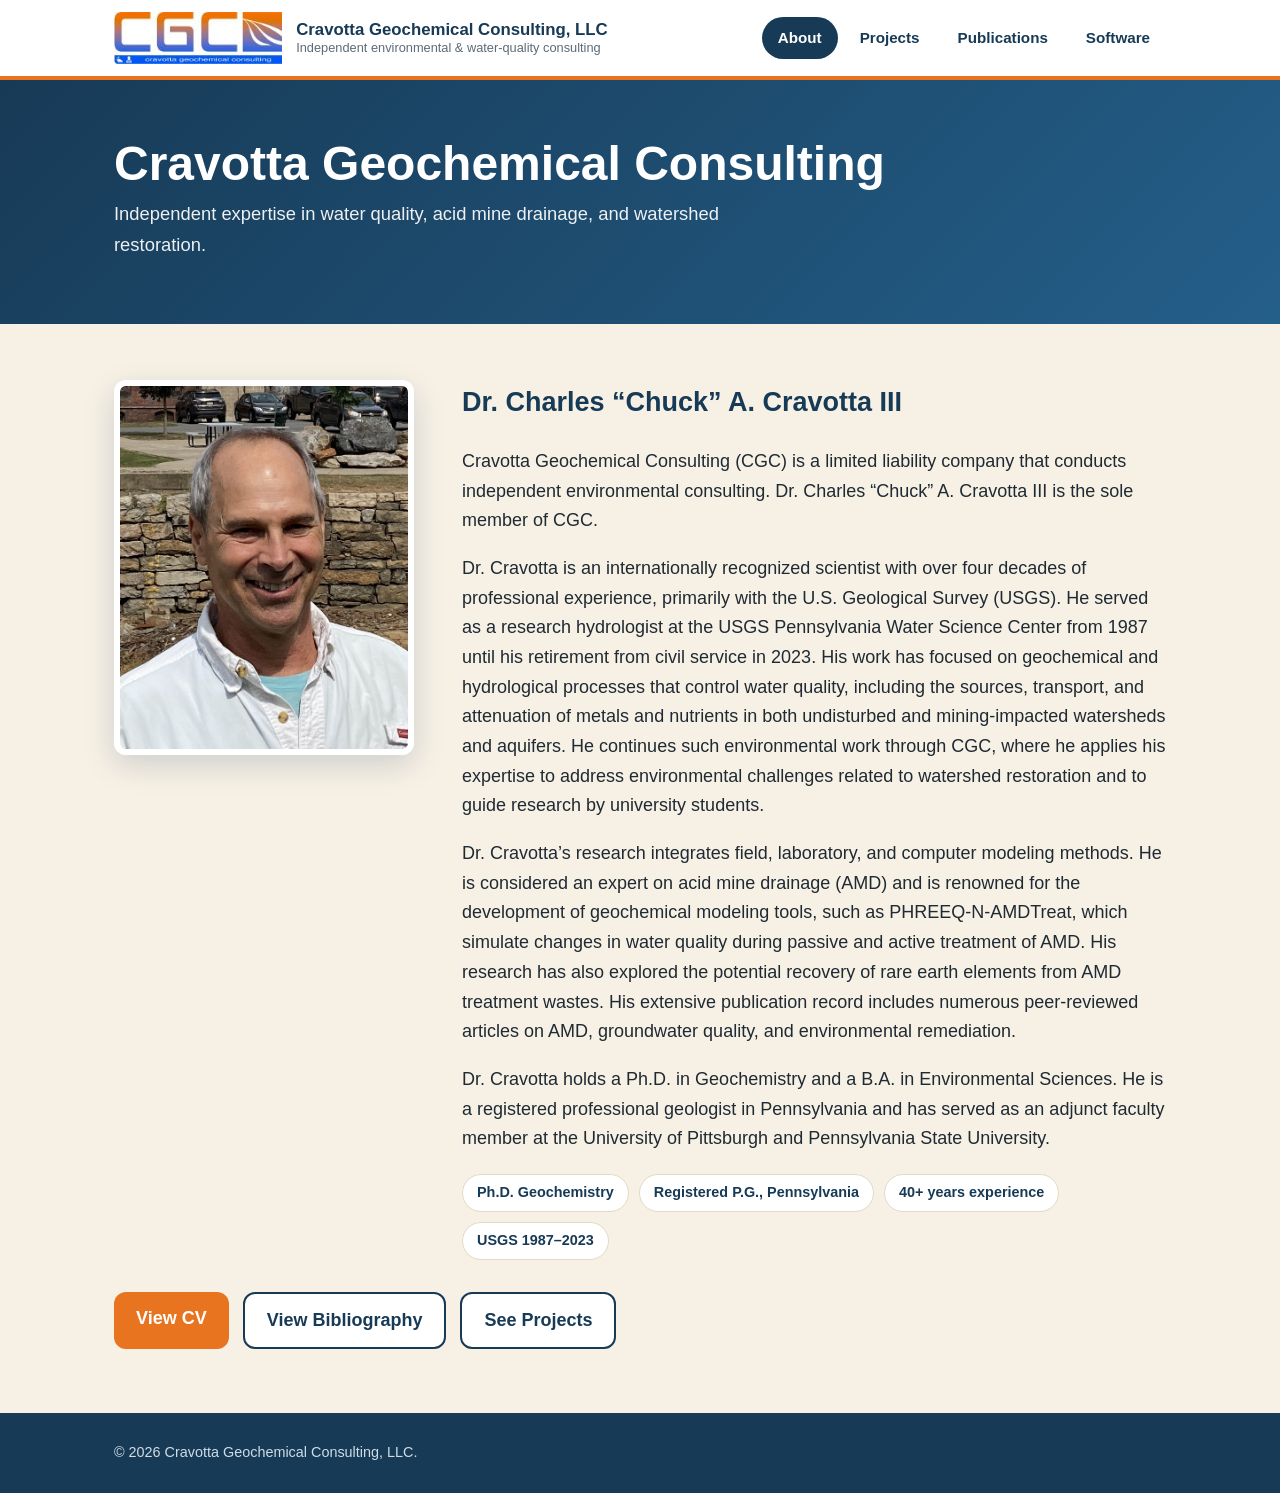
<file: index.html>
<!DOCTYPE html>
<html lang="en">
<head>
<meta charset="UTF-8">
<meta name="viewport" content="width=device-width, initial-scale=1.0">
<title>Cravotta Geochemical Consulting, LLC</title>
<meta name="description" content="Independent environmental consulting in geochemistry, acid mine drainage, and watershed restoration by Dr. Charles A. Cravotta III.">
<link rel="icon" href="static/logo.jpg">
<link rel="stylesheet" href="static/style.css">
</head>
<body>
<header class="site-header"><div class="wrap">
  <a class="brand" href="index.html"><img src="static/logo.jpg" alt="CGC logo"><span>Cravotta Geochemical Consulting, LLC<small>Independent environmental &amp; water-quality consulting</small></span></a>
  <nav aria-label="Main"><ul><li><a href="index.html" aria-current="page">About</a></li><li><a href="projects.html">Projects</a></li><li><a href="news.html">Publications</a></li><li><a href="software.html">Software</a></li></ul></nav>
</div></header>
<section class="hero"><div class="wrap">
  <h1>Cravotta Geochemical Consulting</h1>
  <p>Independent expertise in water quality, acid mine drainage, and watershed restoration.</p>
</div></section>
<main class="wrap">
  <section class="about">
    <img class="portrait" src="static/profilePhoto.jpg" alt="Portrait of Dr. Charles A. Cravotta III">
    <div>
      <h2>Dr. Charles &ldquo;Chuck&rdquo; A. Cravotta III</h2>
      <p>Cravotta Geochemical Consulting (CGC) is a limited liability company that conducts independent environmental consulting. Dr. Charles &ldquo;Chuck&rdquo; A. Cravotta III is the sole member of CGC.</p>
      <p>Dr. Cravotta is an internationally recognized scientist with over four decades of professional experience, primarily with the U.S. Geological Survey (USGS). He served as a research hydrologist at the USGS Pennsylvania Water Science Center from 1987 until his retirement from civil service in 2023. His work has focused on geochemical and hydrological processes that control water quality, including the sources, transport, and attenuation of metals and nutrients in both undisturbed and mining-impacted watersheds and aquifers. He continues such environmental work through CGC, where he applies his expertise to address environmental challenges related to watershed restoration and to guide research by university students.</p>
      <p>Dr. Cravotta&rsquo;s research integrates field, laboratory, and computer modeling methods. He is considered an expert on acid mine drainage (AMD) and is renowned for the development of geochemical modeling tools, such as PHREEQ-N-AMDTreat, which simulate changes in water quality during passive and active treatment of AMD. His research has also explored the potential recovery of rare earth elements from AMD treatment wastes. His extensive publication record includes numerous peer-reviewed articles on AMD, groundwater quality, and environmental remediation.</p>
      <p>Dr. Cravotta holds a Ph.D. in Geochemistry and a B.A. in Environmental Sciences. He is a registered professional geologist in Pennsylvania and has served as an adjunct faculty member at the University of Pittsburgh and Pennsylvania State University.</p>
      <ul class="facts"><li>Ph.D. Geochemistry</li><li>Registered P.G., Pennsylvania</li><li>40+ years experience</li><li>USGS 1987&ndash;2023</li></ul>
    </div>
  </section>
  <div class="cta">
    <a class="btn" href="static/Cravotta_CV.pdf" target="_blank" rel="noopener">View CV</a>
    <a class="btn secondary" href="static/Cravotta_biblio.pdf" target="_blank" rel="noopener">View Bibliography</a>
    <a class="btn secondary" href="projects.html">See Projects</a>
  </div>
</main>
<footer><div class="wrap">&copy; <span id="yr"></span> Cravotta Geochemical Consulting, LLC. <!-- TODO: add contact email --></div></footer>
<script>document.getElementById("yr").textContent=new Date().getFullYear();</script>
</body>
</html>
</file>
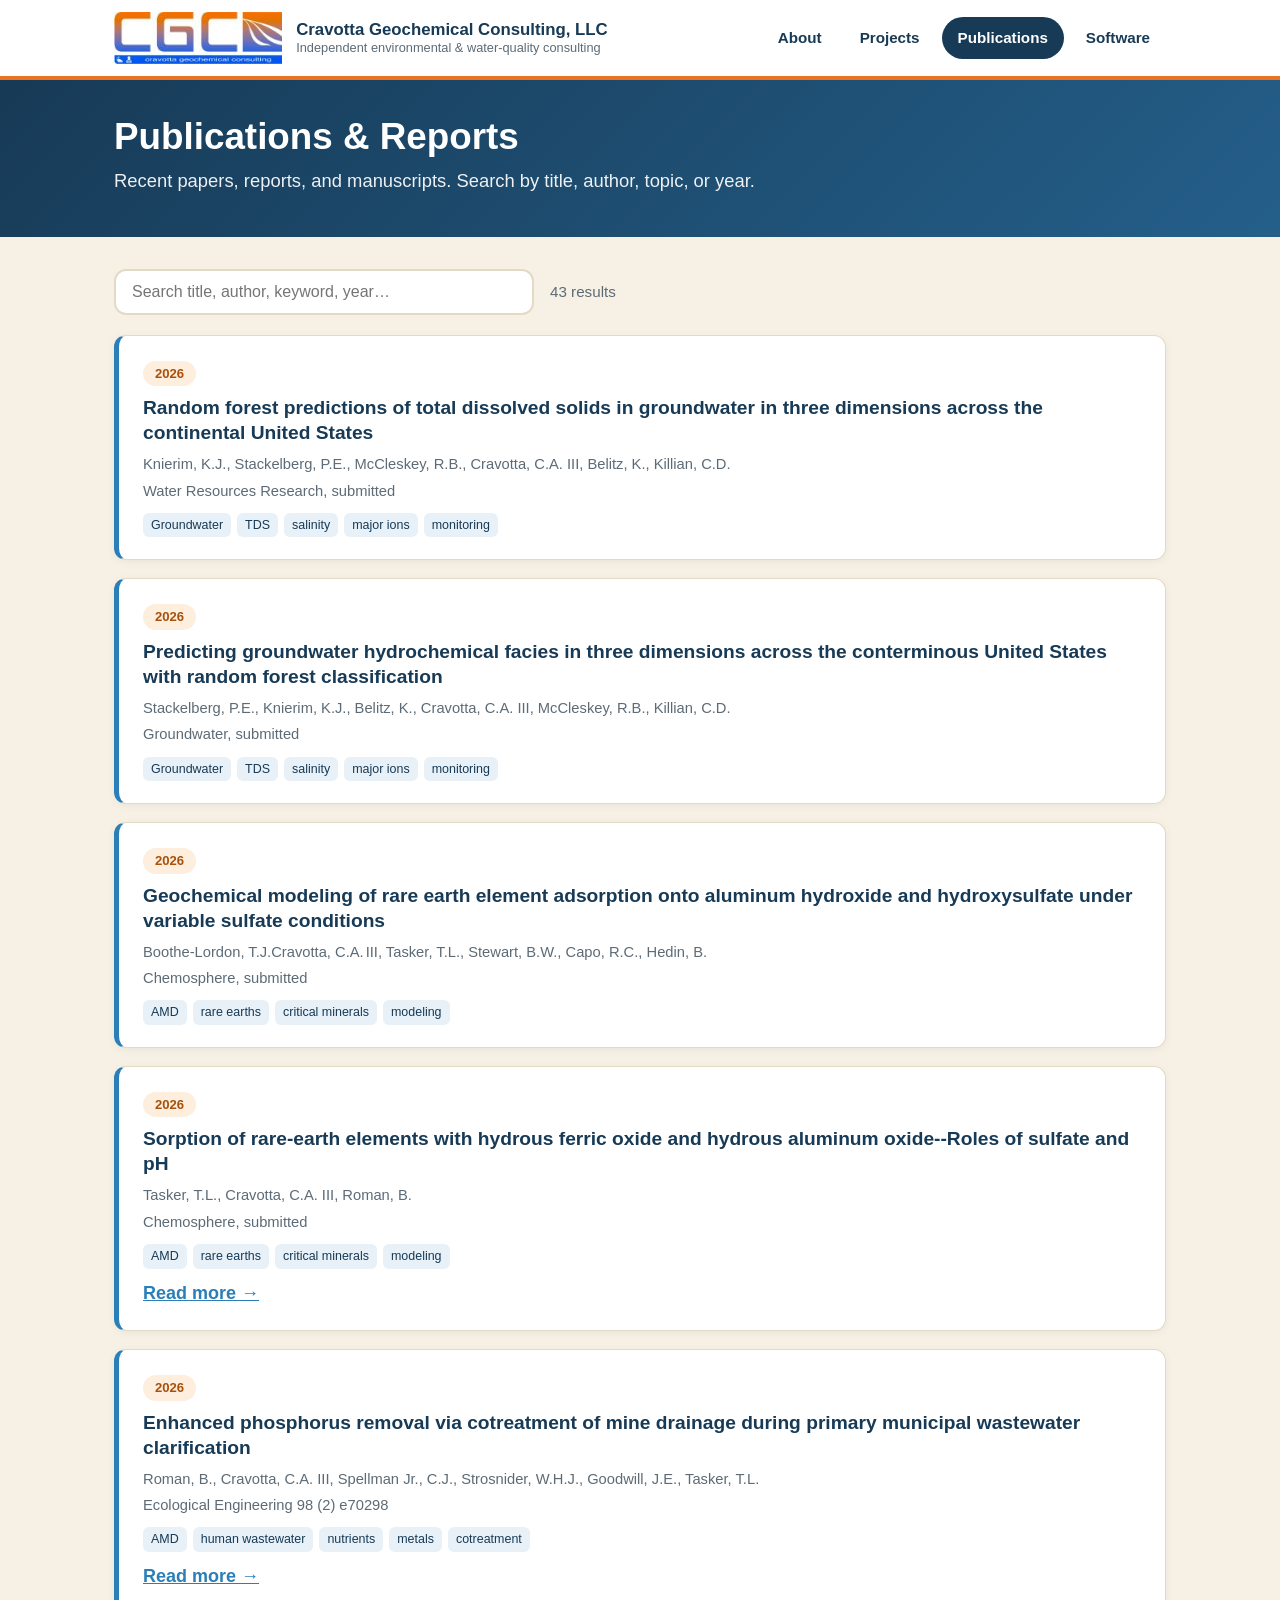
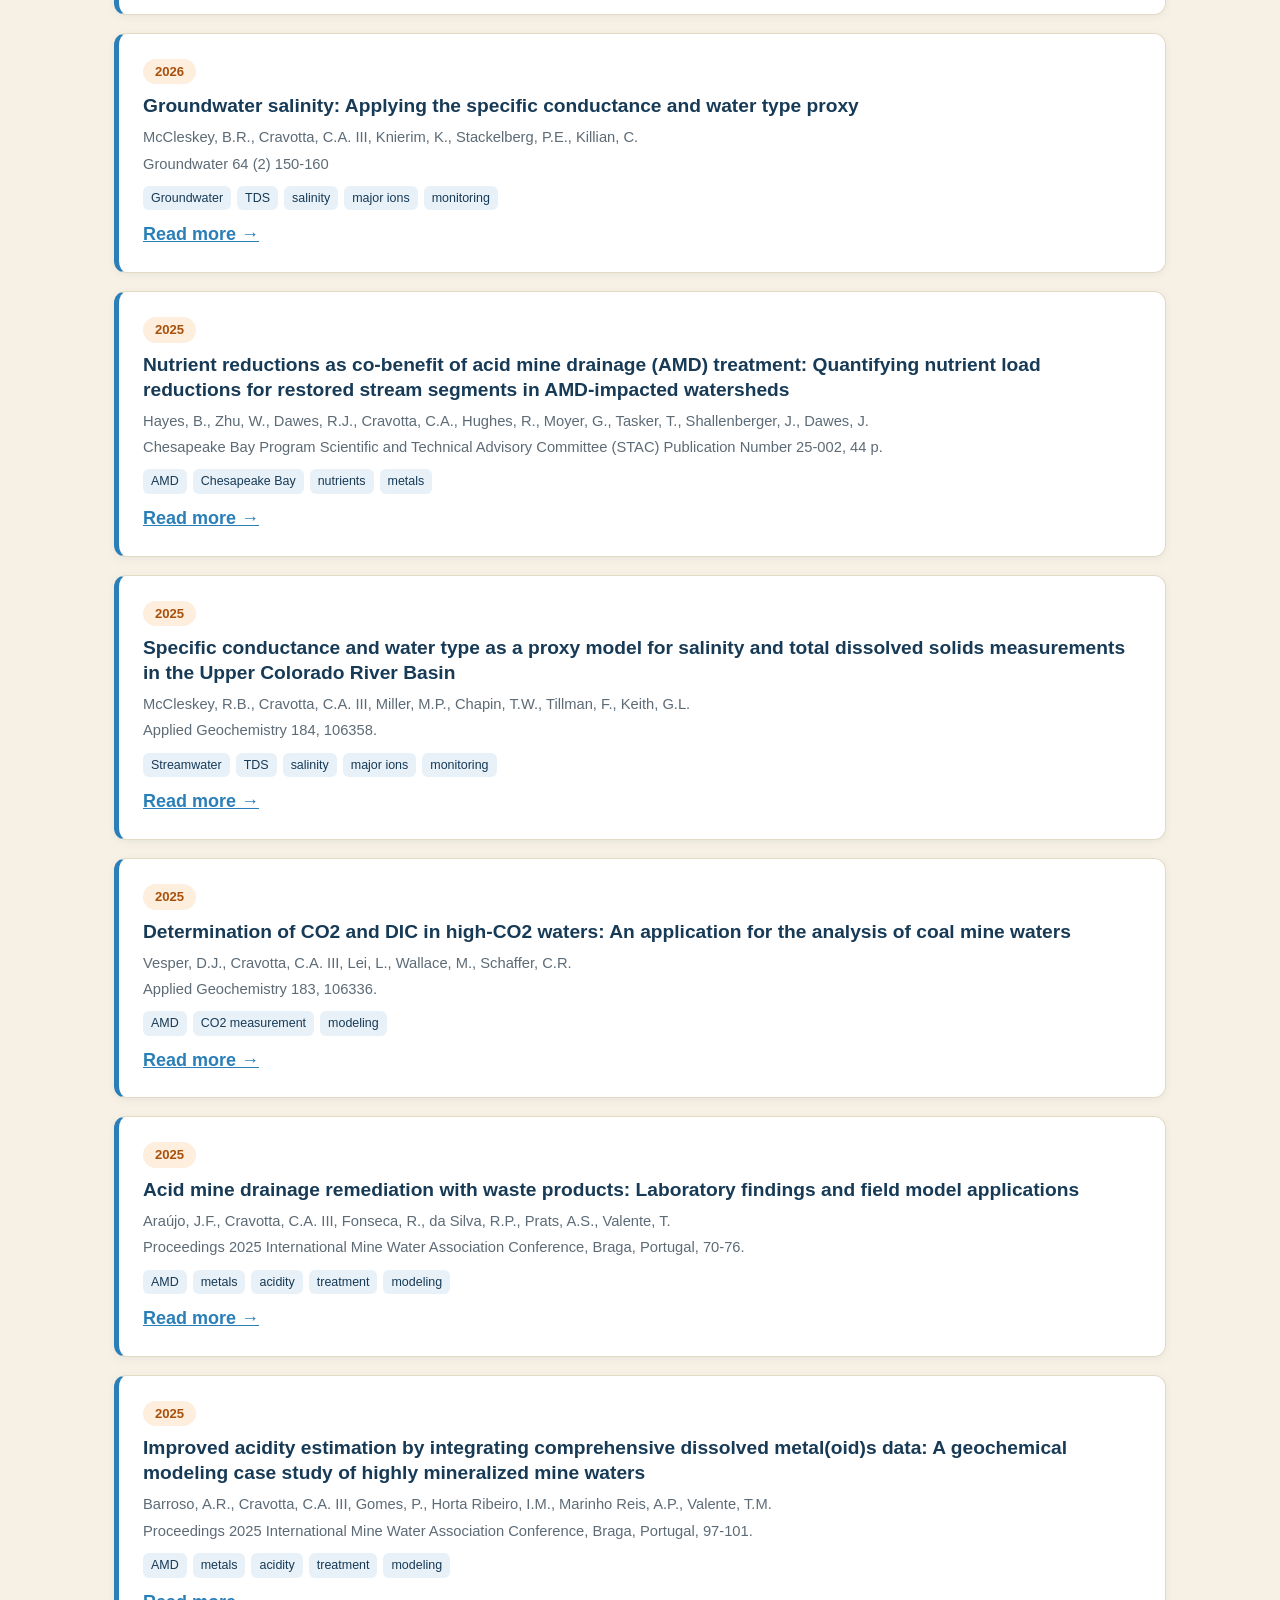
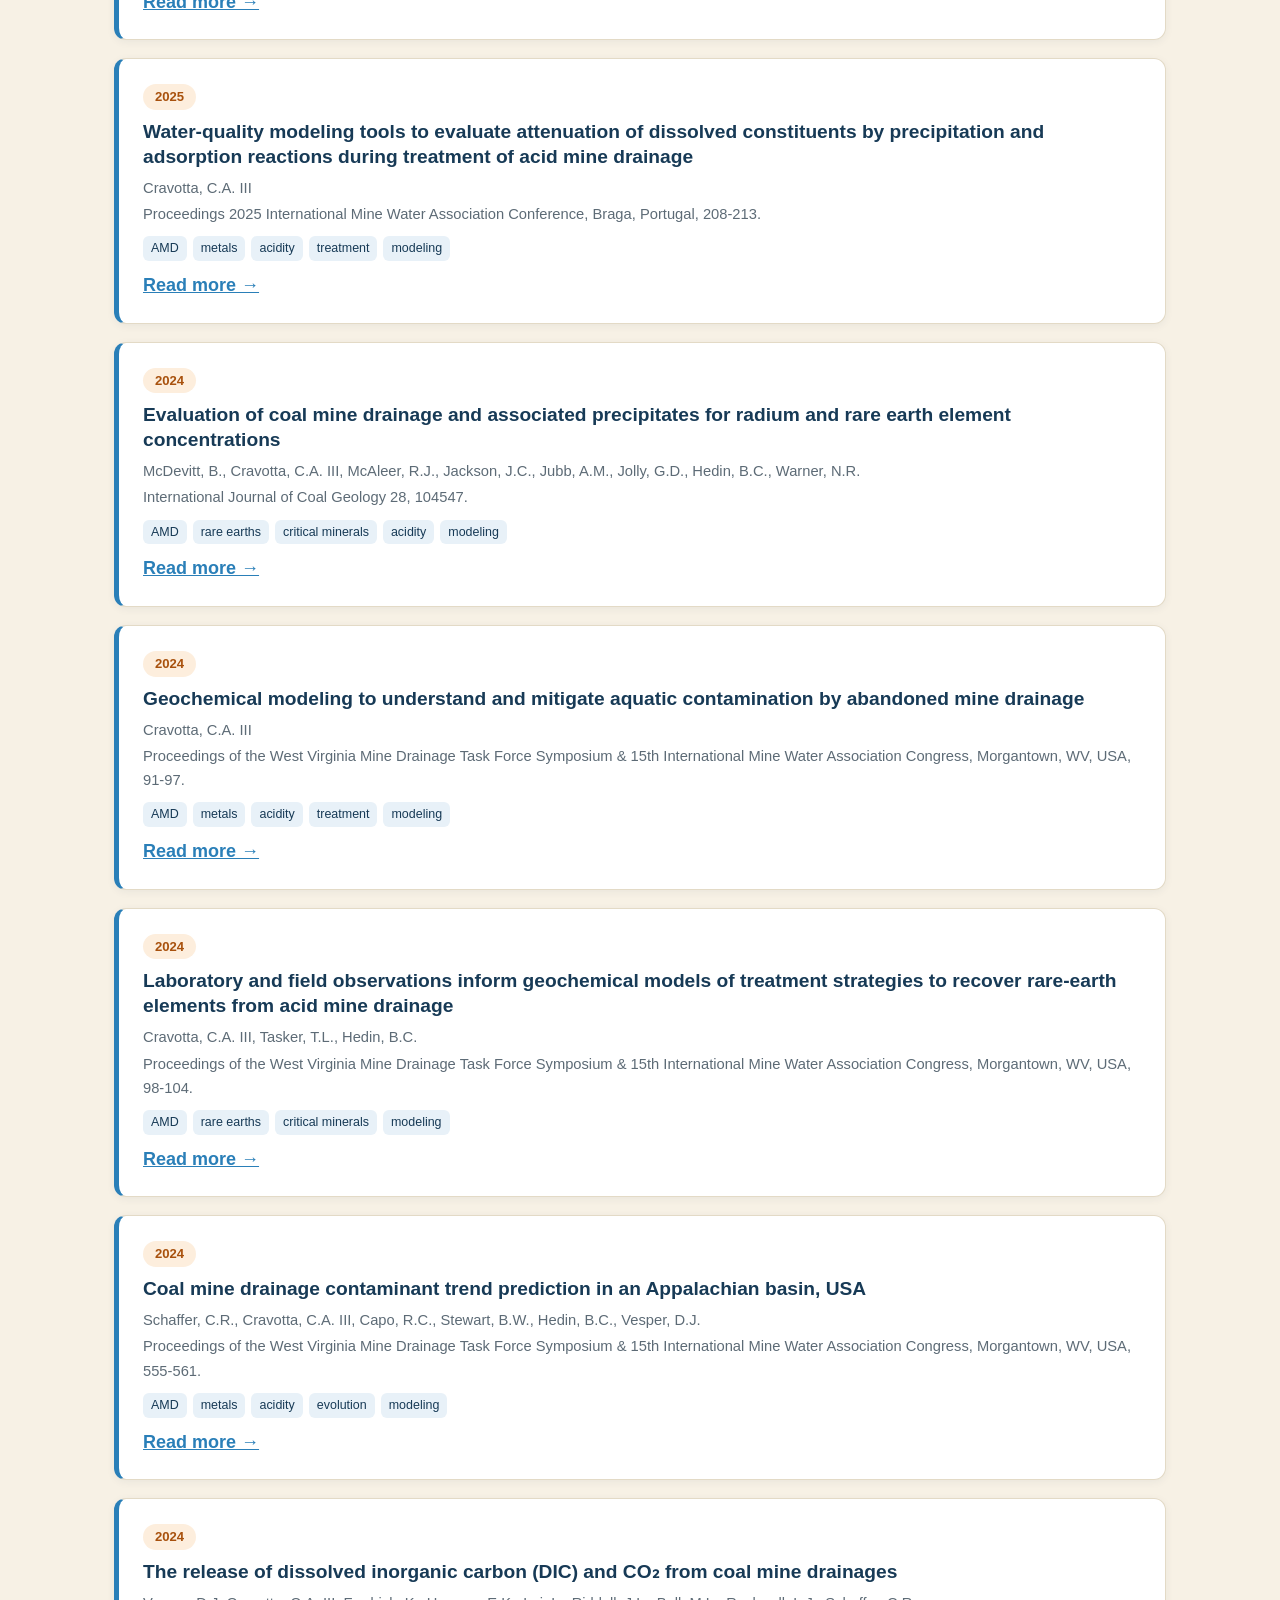
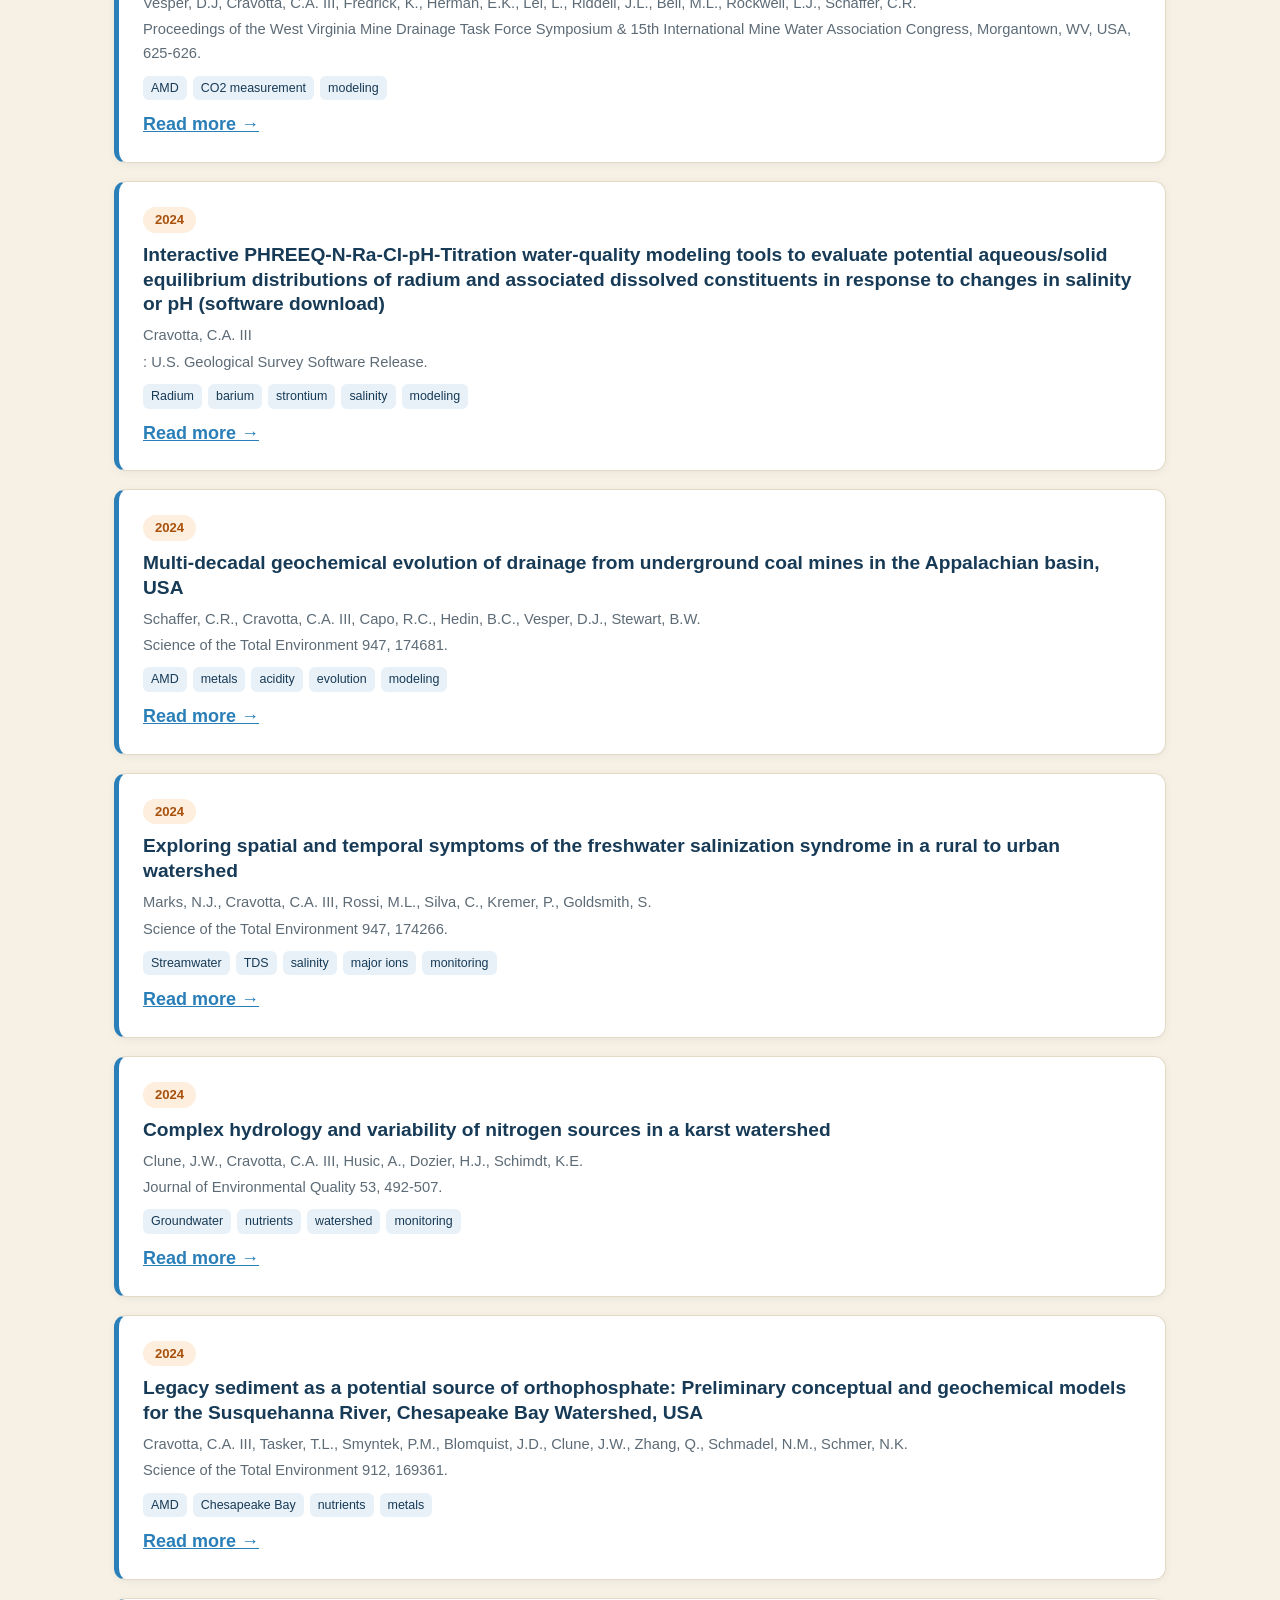
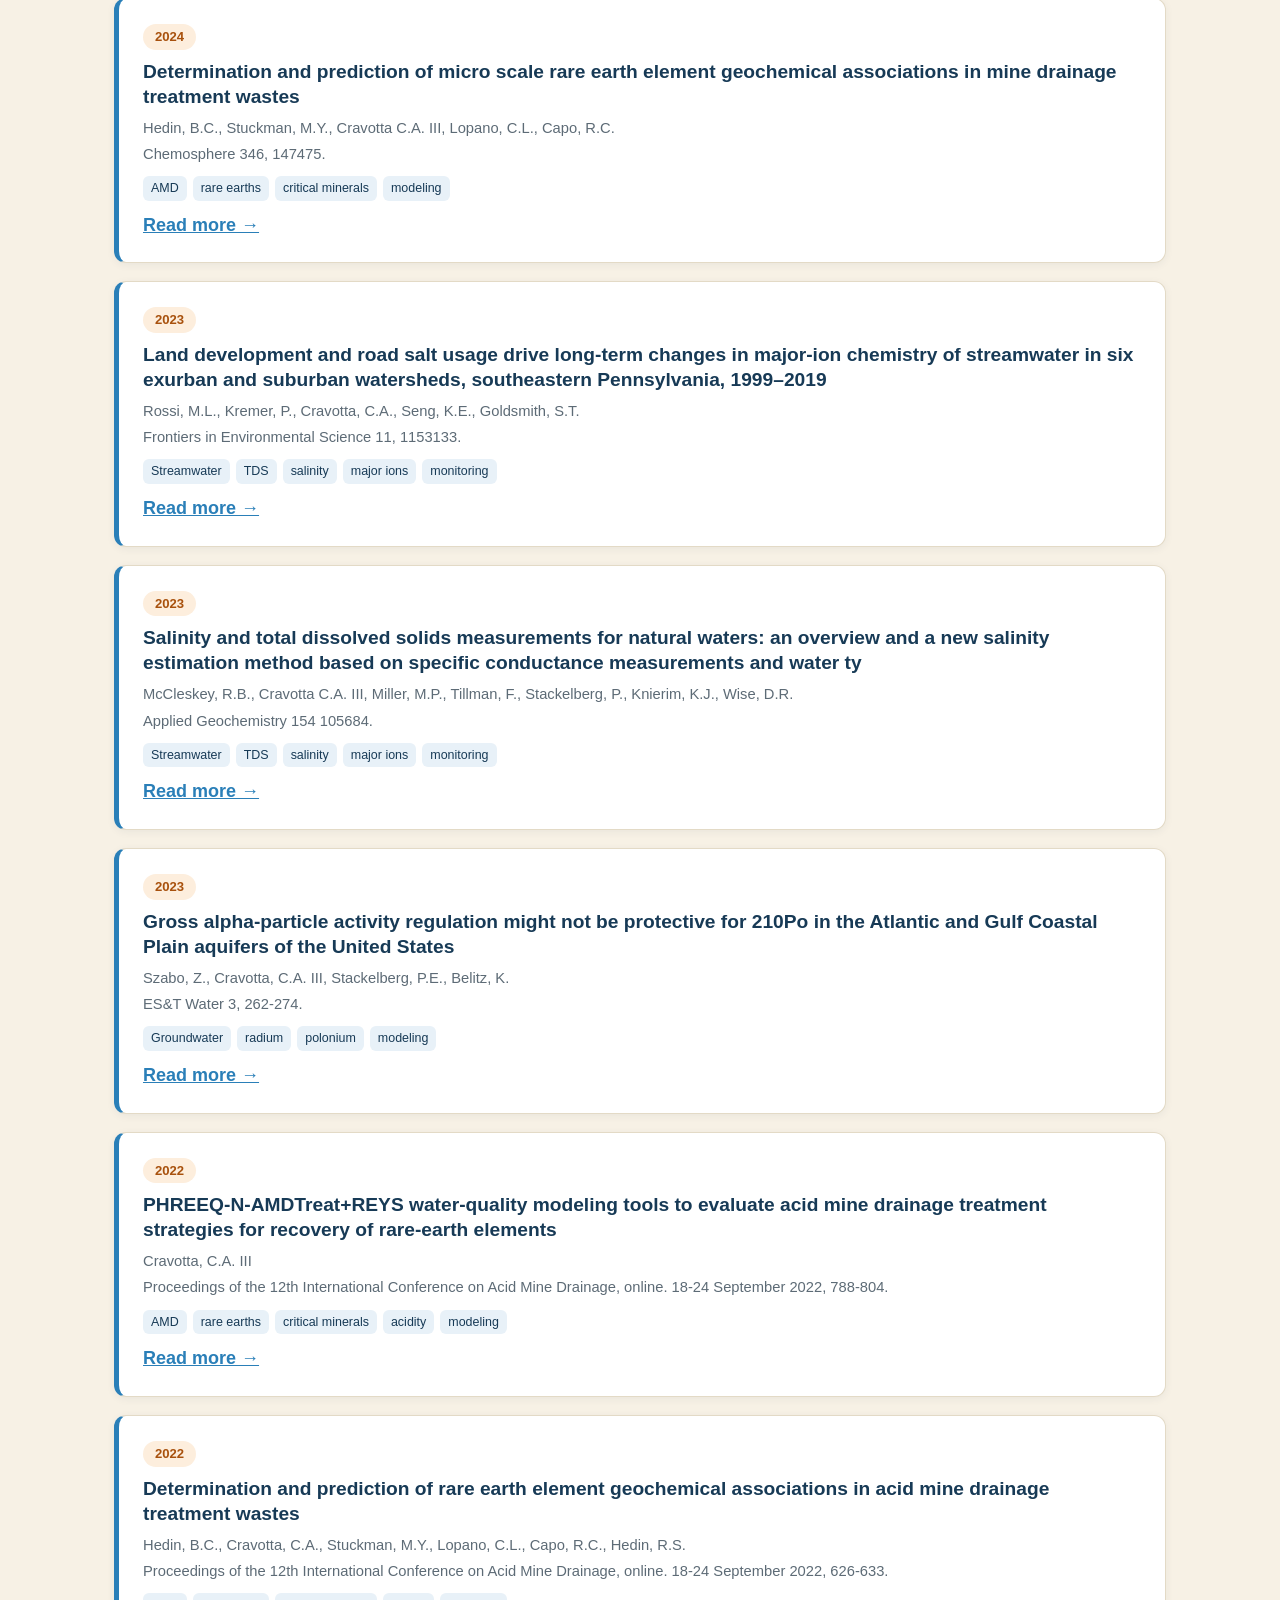
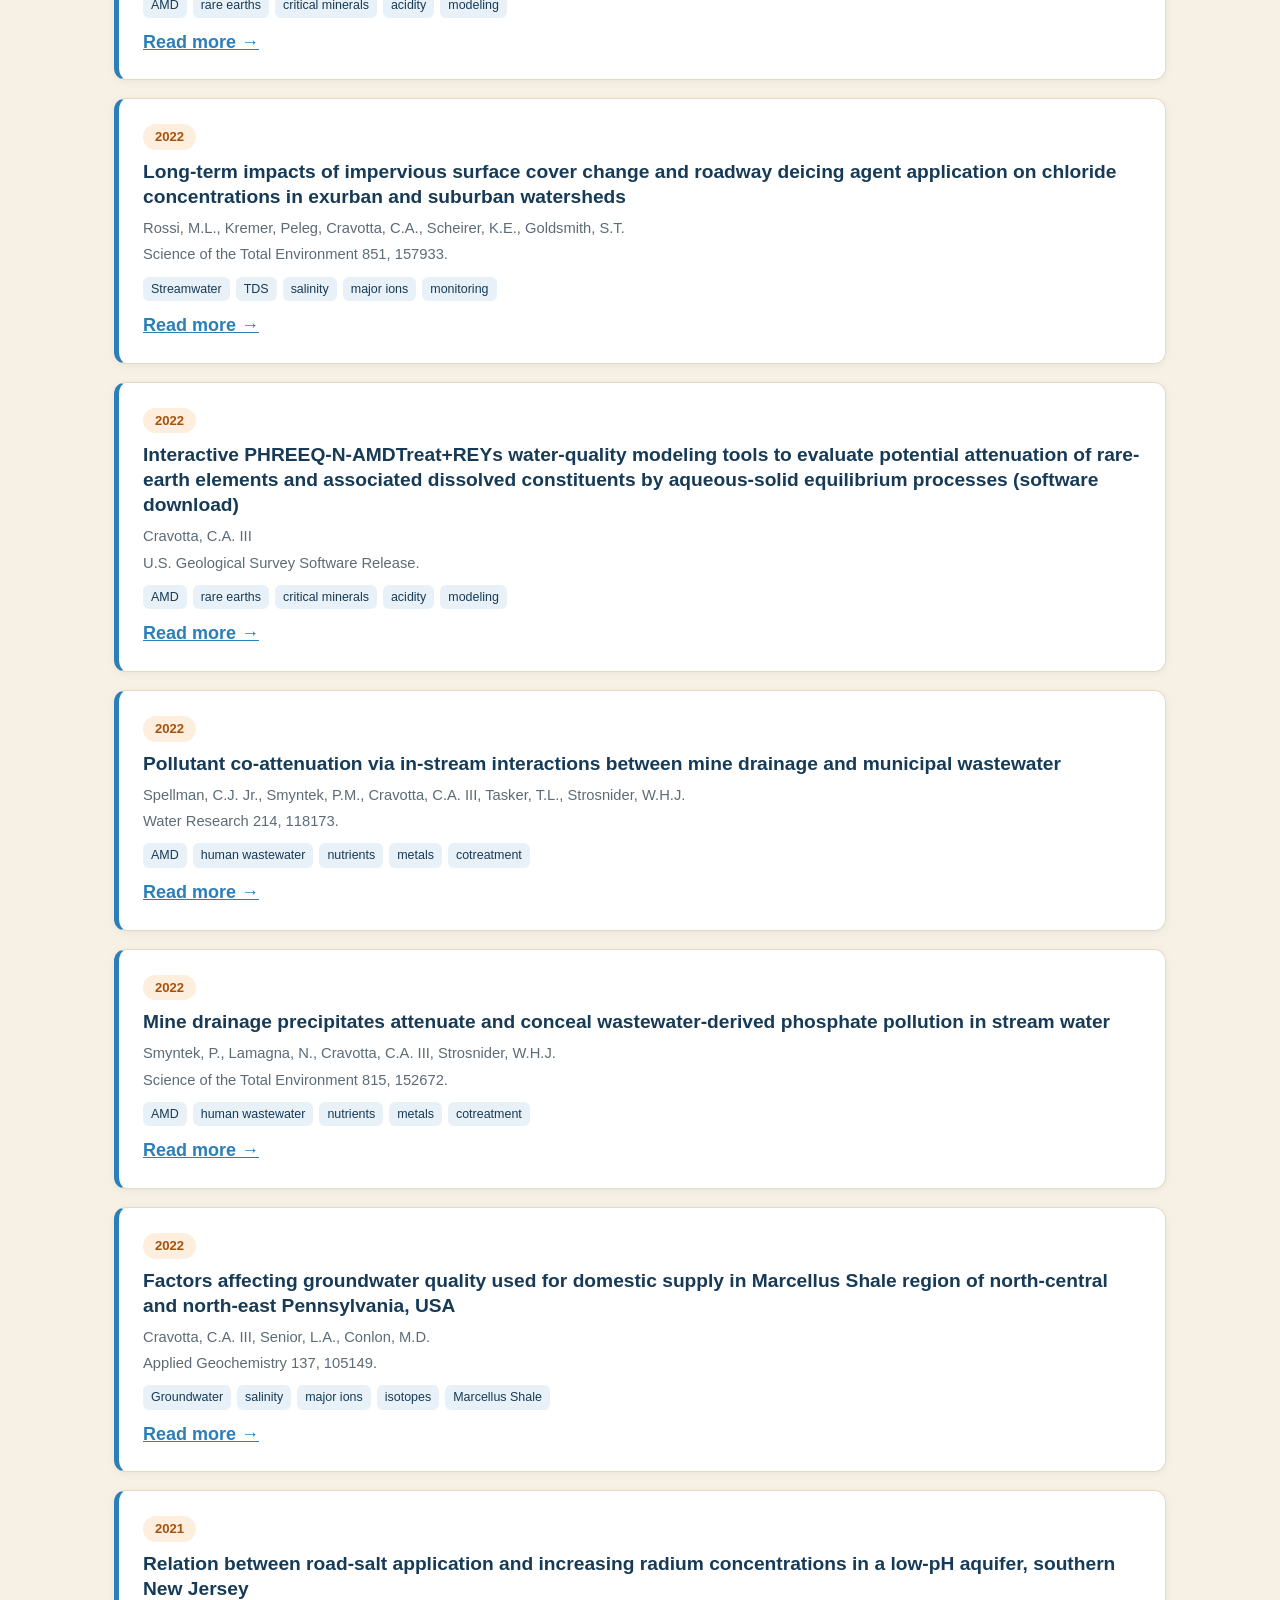
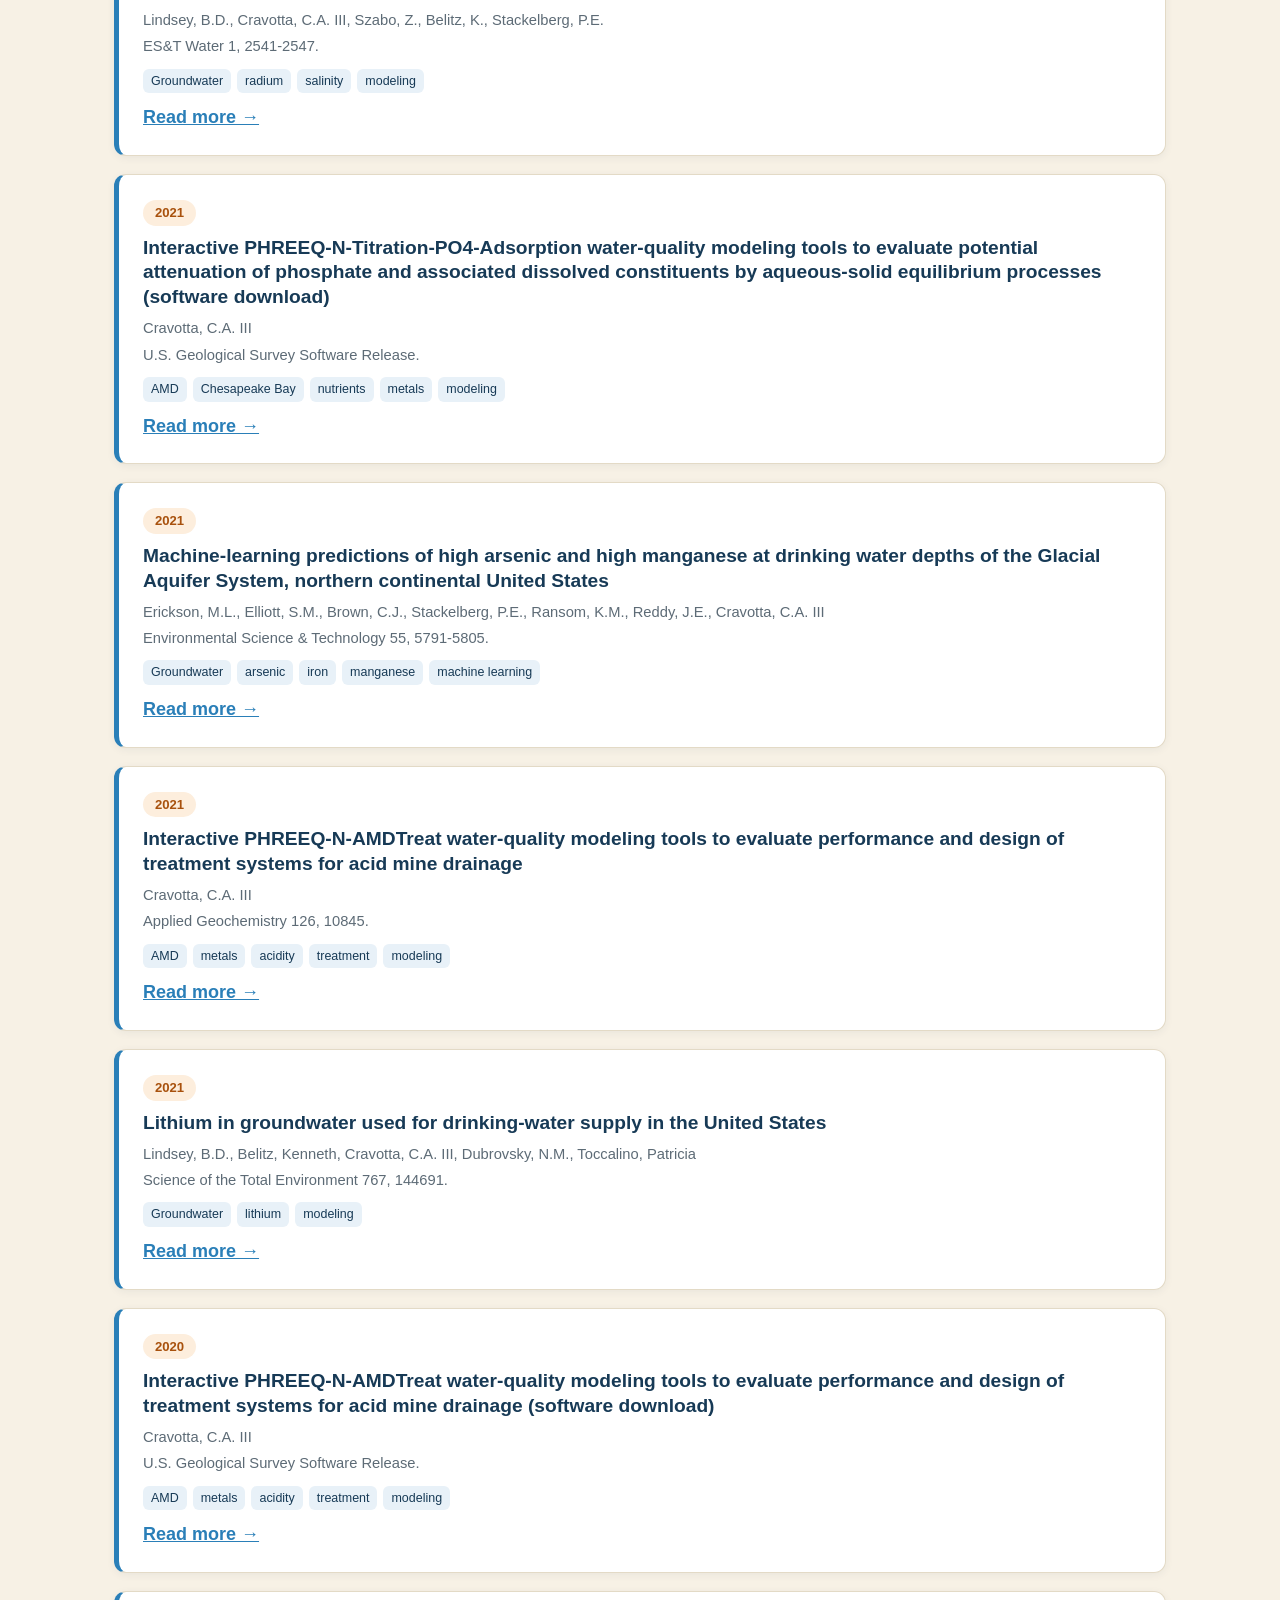
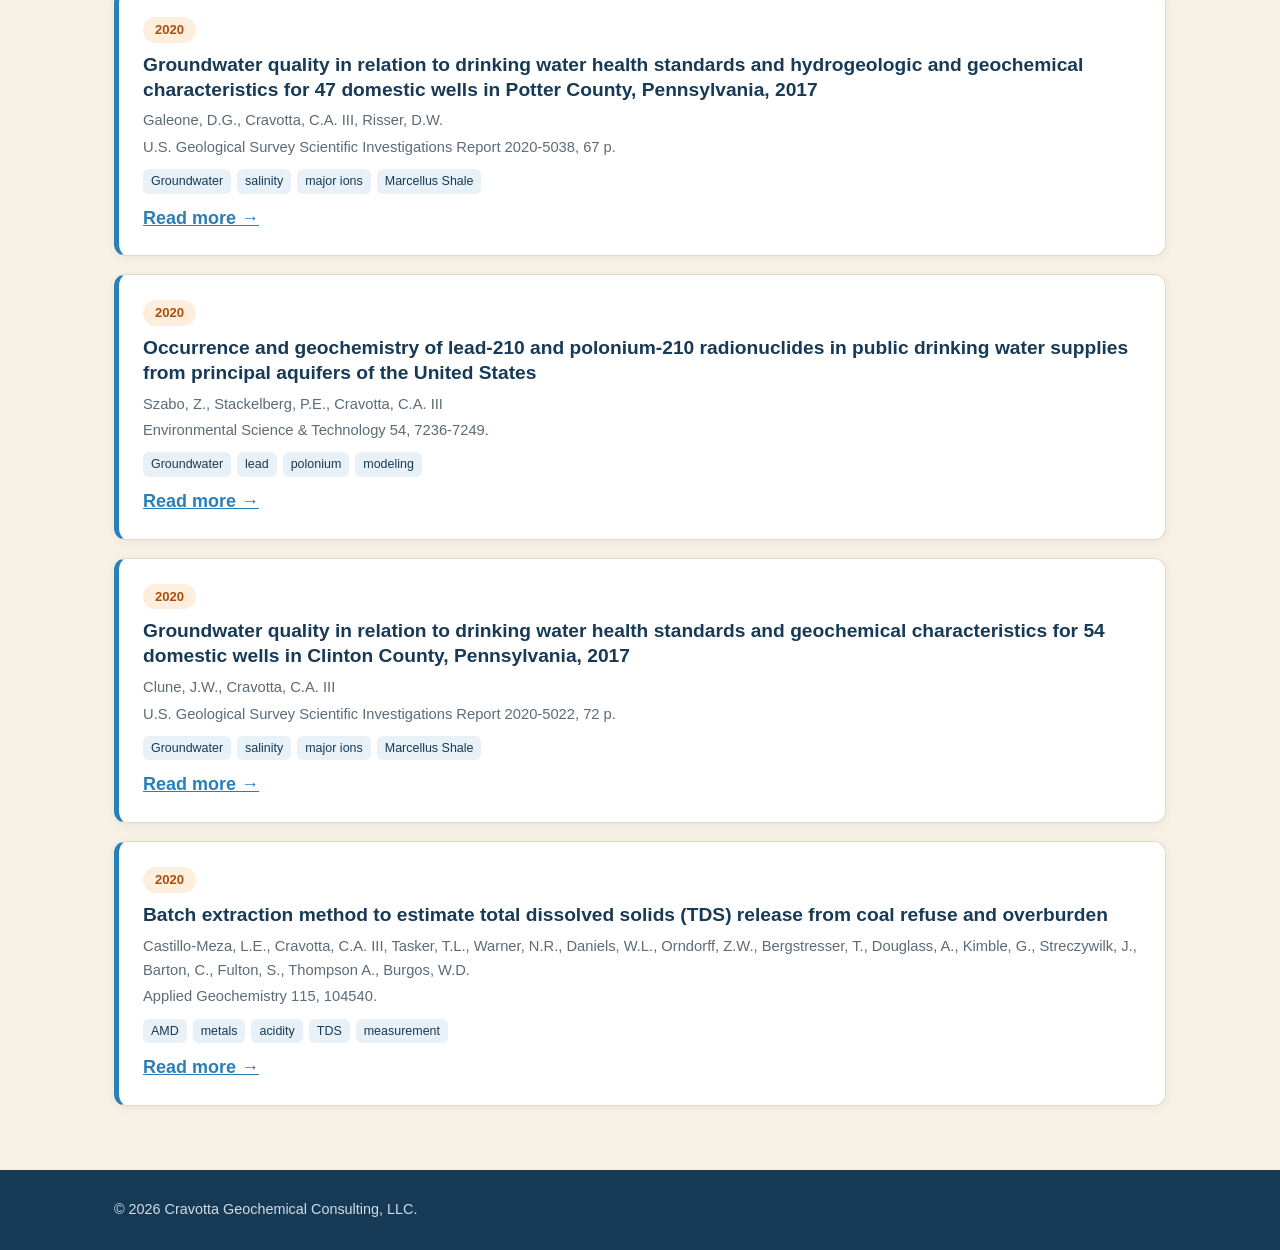
<file: news.html>
<!DOCTYPE html>
<html lang="en">
<head>
<meta charset="UTF-8">
<meta name="viewport" content="width=device-width, initial-scale=1.0">
<title>Publications | Cravotta Geochemical Consulting</title>
<meta name="description" content="Publications and reports by Dr. Charles A. Cravotta III.">
<link rel="icon" href="static/logo.jpg">
<link rel="stylesheet" href="static/style.css">
</head>
<body>
<header class="site-header"><div class="wrap">
  <a class="brand" href="index.html"><img src="static/logo.jpg" alt="CGC logo"><span>Cravotta Geochemical Consulting, LLC<small>Independent environmental &amp; water-quality consulting</small></span></a>
  <nav aria-label="Main"><ul><li><a href="index.html">About</a></li><li><a href="projects.html">Projects</a></li><li><a href="news.html" aria-current="page">Publications</a></li><li><a href="software.html">Software</a></li></ul></nav>
</div></header>
<section class="hero page-hero"><div class="wrap"><h1>Publications &amp; Reports</h1><p>Recent papers, reports, and manuscripts. Search by title, author, topic, or year.</p></div></section>
<main class="wrap">
  <div class="toolbar"><input class="search" id="search" type="search" placeholder="Search title, author, keyword, year&hellip;" aria-label="Search publications"><span class="count" id="count"></span></div>
  <div class="list" id="container"><p class="empty">Loading&hellip;</p></div>
</main>
<footer><div class="wrap">&copy; <span id="yr"></span> Cravotta Geochemical Consulting, LLC. <!-- TODO: add contact email --></div></footer>
<script>document.getElementById("yr").textContent=new Date().getFullYear();</script>
<script src="static/data.js"></script>
<script src="static/config.js"></script>
<script src="static/loader.js"></script>
<script>
let allRows=[];
const clean=v=>{ if(v===undefined||v===null) return ""; const s=String(v).trim(); return (s==="0"||s==="undefined")?"":s; };
loadRows(SITE_CONFIG.publicationsCsv, window.NEWS_DATA, "title").then(rows=>{allRows=rows; render(allRows);});
document.getElementById("search").addEventListener("input",function(){
  const words=this.value.toLowerCase().split(/\s+/).filter(Boolean);
  render(allRows.filter(r=>{const t=Object.values(r).join(" ").toLowerCase();return words.every(w=>t.includes(w));}));
});
function el(tag,cls,text){const e=document.createElement(tag); if(cls)e.className=cls; if(text)e.textContent=text; return e;}
function render(rows){
  const c=document.getElementById("container"); c.innerHTML="";
  document.getElementById("count").textContent=rows.length+" result"+(rows.length===1?"":"s");
  if(!rows.length){c.appendChild(el("p","empty","No matches found."));return;}
  rows.forEach(r=>{
    const card=el("article","card");
    if(r.date) card.appendChild(el("span","badge",r.date));
    card.appendChild(el("h3","",r.title));
    if(r.authors) card.appendChild(el("p","meta",r.authors));
    if(r.publisher) card.appendChild(el("p","meta",r.publisher));
    if(r.keywords){const t=el("div","tags"); r.keywords.split(",").forEach(k=>{if(k.trim())t.appendChild(el("span","tag",k.trim()));}); card.appendChild(t);}
    if(r.link && /^https?:/i.test(r.link)){const a=el("a","more","Read more →"); a.href=r.link; a.target="_blank"; a.rel="noopener"; card.appendChild(a);}
    c.appendChild(card);
  });
}
</script>
</body>
</html>
</file>
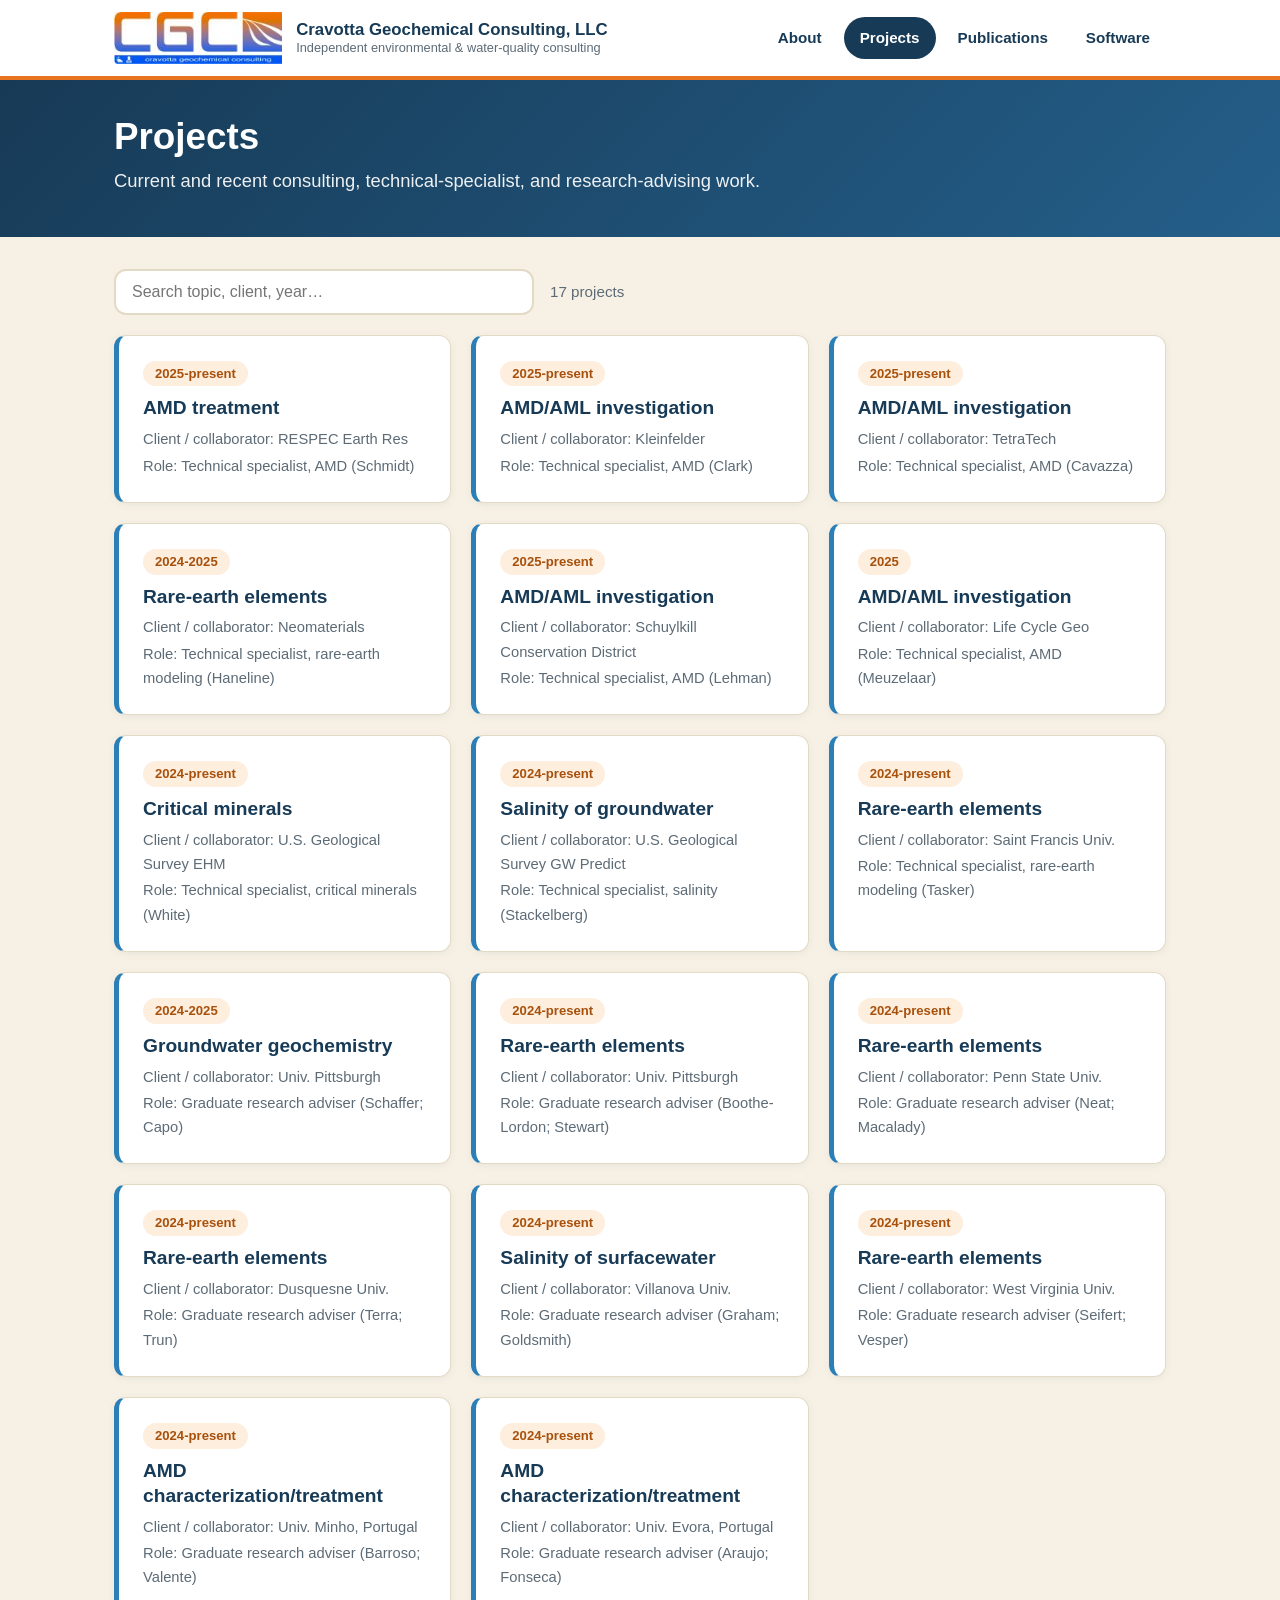
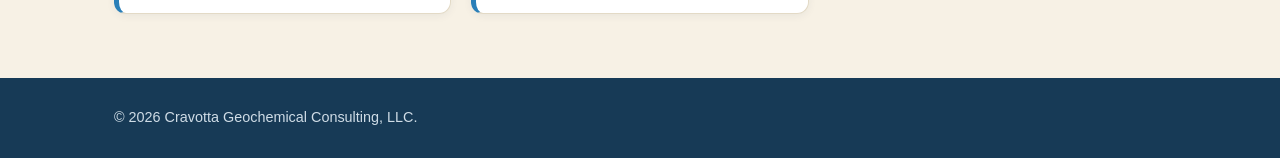
<file: projects.html>
<!DOCTYPE html>
<html lang="en">
<head>
<meta charset="UTF-8">
<meta name="viewport" content="width=device-width, initial-scale=1.0">
<title>Projects | Cravotta Geochemical Consulting</title>
<meta name="description" content="Consulting and research projects of Cravotta Geochemical Consulting.">
<link rel="icon" href="static/logo.jpg">
<link rel="stylesheet" href="static/style.css">
</head>
<body>
<header class="site-header"><div class="wrap">
  <a class="brand" href="index.html"><img src="static/logo.jpg" alt="CGC logo"><span>Cravotta Geochemical Consulting, LLC<small>Independent environmental &amp; water-quality consulting</small></span></a>
  <nav aria-label="Main"><ul><li><a href="index.html">About</a></li><li><a href="projects.html" aria-current="page">Projects</a></li><li><a href="news.html">Publications</a></li><li><a href="software.html">Software</a></li></ul></nav>
</div></header>
<section class="hero page-hero"><div class="wrap"><h1>Projects</h1><p>Current and recent consulting, technical-specialist, and research-advising work.</p></div></section>
<main class="wrap">
  <div class="toolbar"><input class="search" id="search" type="search" placeholder="Search topic, client, year&hellip;" aria-label="Search projects"><span class="count" id="count"></span></div>
  <div class="grid" id="container"><p class="empty">Loading&hellip;</p></div>
</main>
<footer><div class="wrap">&copy; <span id="yr"></span> Cravotta Geochemical Consulting, LLC. <!-- TODO: add contact email --></div></footer>
<script>document.getElementById("yr").textContent=new Date().getFullYear();</script>
<script src="static/data.js"></script>
<script src="static/config.js"></script>
<script src="static/loader.js"></script>
<script>
let allRows=[];
const clean=v=>(v===undefined||v===null)?"":String(v).trim();
loadRows(SITE_CONFIG.projectsCsv, window.PROJECT_DATA, "topic").then(rows=>{allRows=rows; render(allRows);});
document.getElementById("search").addEventListener("input",function(){
  const words=this.value.toLowerCase().split(/\s+/).filter(Boolean);
  render(allRows.filter(r=>{const t=Object.values(r).join(" ").toLowerCase();return words.every(w=>t.includes(w));}));
});
function el(tag,cls,text){const e=document.createElement(tag); if(cls)e.className=cls; if(text)e.textContent=text; return e;}
function render(rows){
  const c=document.getElementById("container"); c.innerHTML="";
  document.getElementById("count").textContent=rows.length+" project"+(rows.length===1?"":"s");
  if(!rows.length){c.appendChild(el("p","empty","No matches found."));return;}
  rows.forEach(r=>{
    const card=el("article","card");
    if(r.year) card.appendChild(el("span","badge",r.year));
    card.appendChild(el("h3","",r.topic));
    if(r.client) card.appendChild(el("p","meta","Client / collaborator: "+r.client));
    if(r.role) card.appendChild(el("p","meta","Role: "+r.role));
    c.appendChild(card);
  });
}
</script>
</body>
</html>
</file>
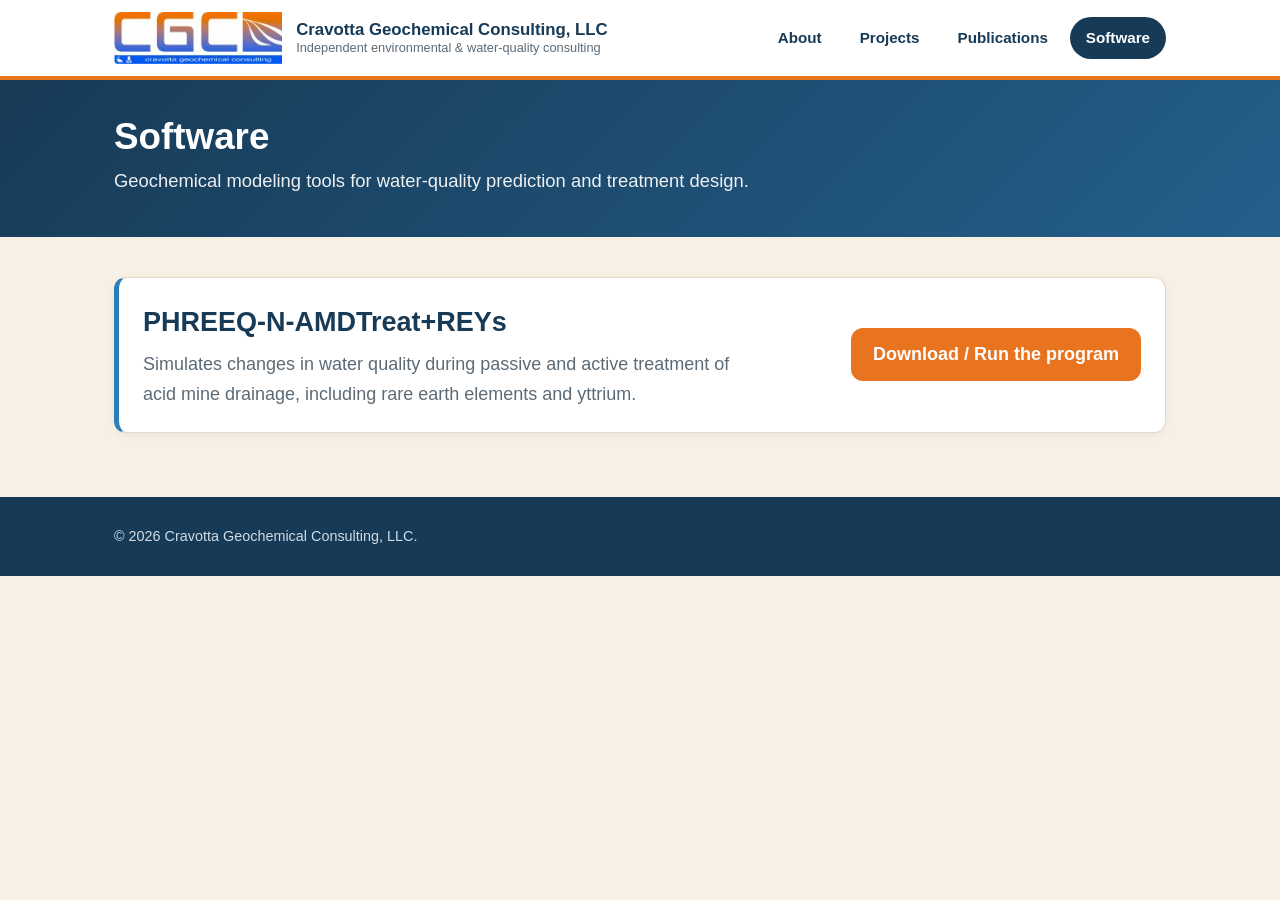
<file: software.html>
<!DOCTYPE html>
<html lang="en">
<head>
<meta charset="UTF-8">
<meta name="viewport" content="width=device-width, initial-scale=1.0">
<title>Software | Cravotta Geochemical Consulting</title>
<meta name="description" content="Download PHREEQ-N-AMDTreat+REYs geochemical modeling software.">
<link rel="icon" href="static/logo.jpg">
<link rel="stylesheet" href="static/style.css">
</head>
<body>
<header class="site-header"><div class="wrap">
  <a class="brand" href="index.html"><img src="static/logo.jpg" alt="CGC logo"><span>Cravotta Geochemical Consulting, LLC<small>Independent environmental &amp; water-quality consulting</small></span></a>
  <nav aria-label="Main"><ul><li><a href="index.html">About</a></li><li><a href="projects.html">Projects</a></li><li><a href="news.html">Publications</a></li><li><a href="software.html" aria-current="page">Software</a></li></ul></nav>
</div></header>
<section class="hero page-hero"><div class="wrap"><h1>Software</h1><p>Geochemical modeling tools for water-quality prediction and treatment design.</p></div></section>
<main class="wrap">
  <div class="card software-card">
    <div>
      <h2>PHREEQ-N-AMDTreat+REYs</h2>
      <p>Simulates changes in water quality during passive and active treatment of acid mine drainage, including rare earth elements and yttrium.</p>
    </div>
    <a class="btn" href="https://gitlab.com/cravottageochemical-group/cravottageochemical-project" target="_blank" rel="noopener noreferrer">Download / Run the program</a>
  </div>
</main>
<footer><div class="wrap">&copy; <span id="yr"></span> Cravotta Geochemical Consulting, LLC. <!-- TODO: add contact email --></div></footer>
<script>document.getElementById("yr").textContent=new Date().getFullYear();</script>
</body>
</html>
</file>
<file: static/style.css>
:root{
  --navy:#173a56; --blue:#2a7fb8; --orange:#e8741f; --sand:#f7f1e5;
  --ink:#1f2a33; --muted:#5d6b76; --card:#ffffff; --line:#e3dac6;
  --radius:12px; --max:1100px;
}
*{box-sizing:border-box}
html{scroll-behavior:smooth}
body{
  margin:0; color:var(--ink); background:var(--sand); line-height:1.65; font-size:18px;
  font-family:"Public Sans",-apple-system,BlinkMacSystemFont,"Segoe UI",Roboto,Helvetica,Arial,sans-serif;
}
a{color:var(--blue)}
.wrap{max-width:var(--max); margin:0 auto; padding:0 24px}

/* Header */
.site-header{background:#fff; border-bottom:4px solid var(--orange); position:sticky; top:0; z-index:10}
.site-header .wrap{display:flex; align-items:center; gap:20px; padding-top:12px; padding-bottom:12px; flex-wrap:wrap}
.brand{display:flex; align-items:center; gap:14px; text-decoration:none; color:var(--navy); margin-right:auto}
.brand img{height:52px; width:auto; display:block}
.brand span{font-weight:700; font-size:1.05rem; line-height:1.2}
.brand small{display:block; font-weight:400; color:var(--muted); font-size:.8rem}
nav ul{list-style:none; margin:0; padding:0; display:flex; gap:6px; flex-wrap:wrap}
nav a{display:block; padding:8px 16px; border-radius:999px; text-decoration:none; color:var(--navy); font-weight:600; font-size:.95rem; transition:background .2s,color .2s}
nav a:hover{background:#e8f1f8}
nav a[aria-current="page"]{background:var(--navy); color:#fff}

/* Hero */
.hero{background:linear-gradient(135deg,var(--navy),#245f8a); color:#fff; padding:56px 0 64px}
.hero h1{margin:0 0 8px; font-size:clamp(1.9rem,4.5vw,3rem); line-height:1.15}
.hero p{margin:0; font-size:1.15rem; max-width:680px; opacity:.92}
.page-hero{padding:36px 0 40px}
.page-hero h1{font-size:clamp(1.6rem,3.5vw,2.3rem)}

/* About */
.about{display:grid; grid-template-columns:300px 1fr; gap:48px; padding:56px 0 24px; align-items:start}
.portrait{width:100%; aspect-ratio:4/5; object-fit:cover; object-position:50% 25%; border-radius:var(--radius); box-shadow:0 10px 30px rgba(23,58,86,.18); border:6px solid #fff}
.about h2{margin-top:0; color:var(--navy)}
.about p{margin:0 0 1em}
.facts{display:flex; flex-wrap:wrap; gap:10px; margin:20px 0 0; padding:0; list-style:none}
.facts li{background:#fff; border:1px solid var(--line); border-radius:999px; padding:6px 14px; font-size:.9rem; color:var(--navy); font-weight:600}

/* Buttons / CTA */
.btn{display:inline-block; padding:12px 22px; border-radius:var(--radius); background:var(--orange); color:#fff; text-decoration:none; font-weight:700; transition:transform .15s, background .2s}
.btn:hover{background:#c85f12; transform:translateY(-1px)}
.btn.secondary{background:#fff; color:var(--navy); border:2px solid var(--navy)}
.btn.secondary:hover{background:var(--navy); color:#fff}
.cta{display:flex; gap:14px; flex-wrap:wrap; padding:8px 0 64px}

/* Search + cards */
.toolbar{display:flex; gap:16px; align-items:center; flex-wrap:wrap; margin:32px 0 20px}
.search{flex:1; min-width:240px; max-width:420px; padding:12px 16px; font-size:1rem; border:2px solid var(--line); border-radius:var(--radius); background:#fff; font-family:inherit}
.search:focus{outline:none; border-color:var(--blue)}
.count{color:var(--muted); font-size:.95rem}
.grid{display:grid; grid-template-columns:repeat(auto-fill,minmax(320px,1fr)); gap:20px; padding-bottom:64px}
.list{display:grid; gap:18px; padding-bottom:64px}
.card{background:var(--card); border:1px solid var(--line); border-left:5px solid var(--blue); border-radius:var(--radius); padding:22px 24px; box-shadow:0 2px 8px rgba(23,58,86,.06)}
.card h3{margin:0 0 6px; font-size:1.2rem; line-height:1.3; color:var(--navy)}
.meta{color:var(--muted); font-size:.92rem; margin:2px 0}
.badge{display:inline-block; background:#fdeedd; color:#a8510d; border-radius:999px; padding:2px 12px; font-size:.82rem; font-weight:700; margin-bottom:10px}
.tags{display:flex; flex-wrap:wrap; gap:6px; margin-top:10px}
.tag{background:#e8f1f8; color:var(--navy); border-radius:6px; padding:2px 8px; font-size:.78rem}
.card a.more{display:inline-block; margin-top:10px; font-weight:700}
.empty{padding:40px 0; color:var(--muted)}

/* Software */
.software-card{display:flex; gap:24px; align-items:center; justify-content:space-between; flex-wrap:wrap; margin:40px 0 64px}
.software-card h2{margin:0 0 6px; color:var(--navy)}
.software-card p{margin:0; color:var(--muted); max-width:620px}

/* Footer */
footer{background:var(--navy); color:#cfdce6; padding:28px 0; font-size:.9rem}
footer a{color:#fff}

@media (max-width:800px){
  body{font-size:17px}
  .about{grid-template-columns:1fr; gap:24px; padding-top:32px}
  .portrait{max-width:280px; margin:0 auto; display:block}
  .brand span small{display:none}
  .site-header{position:static}
}
</file>
